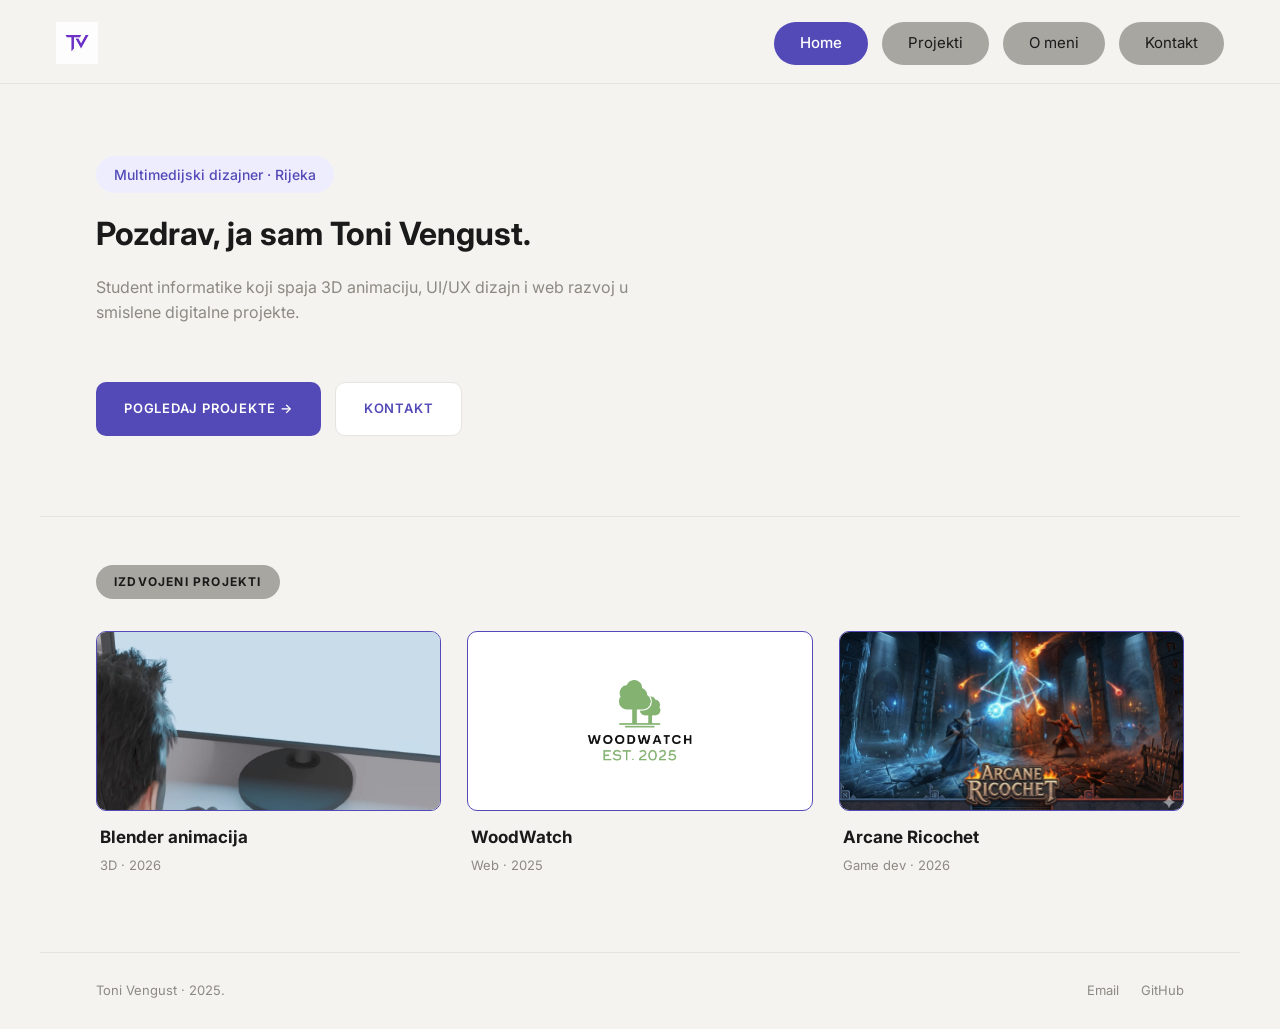
<file: index.html>
<!DOCTYPE html>
<html lang="hr">
<head>
  <meta charset="UTF-8">
  <meta name="viewport" content="width=device-width, initial-scale=1.0">
  <title>Toni Vengust — Multimedijski dizajner</title>
  <link rel="preconnect" href="https://fonts.googleapis.com">
  <link rel="preconnect" href="https://fonts.gstatic.com" crossorigin>
  <link href="https://fonts.googleapis.com/css2?family=Inter:wght@400;500;600&display=swap" rel="stylesheet">
  <link rel="stylesheet" href="style.css?v=2">
</head>
<body>

  <nav class="navbar">
    <a href="index.html" class="logo"><img src="slike/logo.png" alt="TV logo"></a>
    <div class="nav-links">
      <a href="index.html" class="active">Home</a>
      <a href="projekti.html">Projekti</a>
      <a href="o-meni.html">O meni</a>
      <a href="kontakt.html">Kontakt</a>
    </div>
  </nav>

  <header class="hero">
    <span class="tag">Multimedijski dizajner · Rijeka</span>
    <h1>Pozdrav, ja sam Toni Vengust.</h1>
    <p class="hero-sub">Student informatike koji spaja 3D animaciju, UI/UX dizajn i web razvoj u smislene digitalne projekte.</p>
    <div class="hero-buttons">
      <a href="projekti.html" class="btn btn-primary">Pogledaj projekte →</a>
      <a href="kontakt.html" class="btn btn-ghost">Kontakt</a>
    </div>
  </header>

  <section class="featured">
    <h2 class="section-label">Izdvojeni projekti</h2>
    <div class="cards-grid">

      <a href="projekti.html" class="card">
        <div class="card-img">
          <img src="slike/blender.jpg" alt="Blender 3D animacija">
        </div>
        <div class="card-body">
          <h3>Blender animacija</h3>
          <span class="card-tag">3D · 2026</span>
        </div>
      </a>

      <a href="projekti.html" class="card">
        <div class="card-img logo-fit">
          <img src="slike/woodwatch.png" alt="WoodWatch">
        </div>
        <div class="card-body">
          <h3>WoodWatch</h3>
          <span class="card-tag">Web · 2025</span>
        </div>
      </a>

      <a href="projekti.html" class="card">
        <div class="card-img">
          <img src="slike/arcane.png" alt="Arcane Ricochet igra">
        </div>
        <div class="card-body">
          <h3>Arcane Ricochet</h3>
          <span class="card-tag">Game dev · 2026</span>
        </div>
      </a>

    </div>
  </section>

  <footer class="footer">
    <span>Toni Vengust · 2025.</span>
    <div class="footer-links">
      <a href="kontakt.html">Email</a>
      <a href="https://github.com/TVengust" target="_blank">GitHub</a>
    </div>
  </footer>

</body>
</html>
</file>
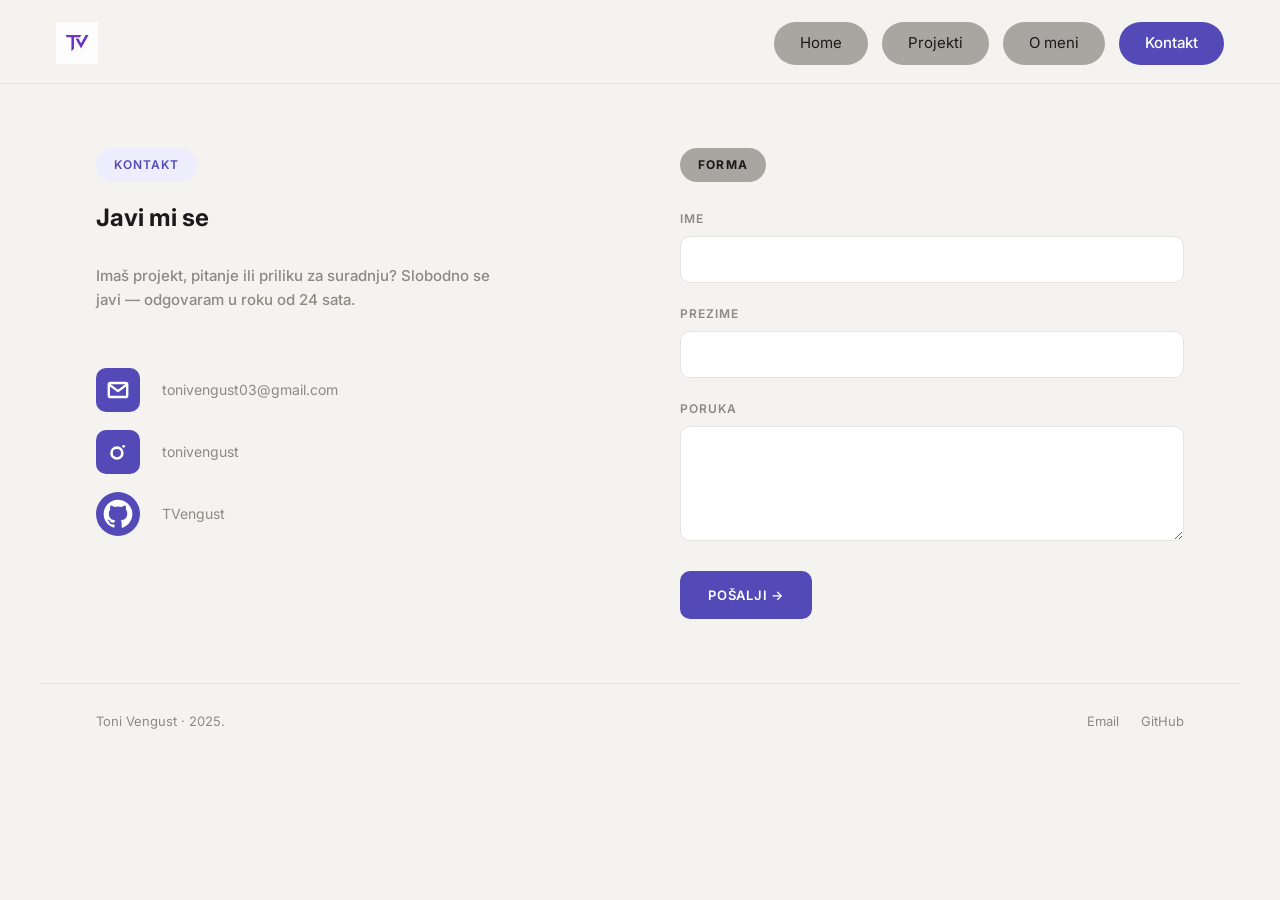
<file: kontakt.html>
<!DOCTYPE html>
<html lang="hr">
<head>
  <meta charset="UTF-8">
  <meta name="viewport" content="width=device-width, initial-scale=1.0">
  <title>Kontakt — Toni Vengust</title>
  <link rel="preconnect" href="https://fonts.googleapis.com">
  <link rel="preconnect" href="https://fonts.gstatic.com" crossorigin>
  <link href="https://fonts.googleapis.com/css2?family=Inter:wght@400;500;600&display=swap" rel="stylesheet">
  <link rel="stylesheet" href="style.css?v=2">
</head>
<body>

  <!-- NAVIGACIJA -->
  <nav class="navbar">
    <a href="index.html" class="logo"><img src="slike/logo.png" alt="TV logo"></a>
    <div class="nav-links">
      <a href="index.html">Home</a>
      <a href="projekti.html">Projekti</a>
      <a href="o-meni.html">O meni</a>
      <a href="kontakt.html" class="active">Kontakt</a>
    </div>
  </nav>

  <!-- KONTAKT -->
  <section class="contact">

    <!-- Lijevi dio: info -->
    <div class="contact-info">
      <span class="tag uppercase">Kontakt</span>
      <h1>Javi mi se</h1>
      <p>Imaš projekt, pitanje ili priliku za suradnju? Slobodno se javi — odgovaram u roku od 24 sata.</p>

      <ul class="contact-list">
        <li>
          <span class="contact-icon" aria-hidden="true">
            <svg viewBox="0 0 24 24" fill="none" stroke="currentColor" stroke-width="2.2" stroke-linecap="round" stroke-linejoin="round">
              <rect x="3.5" y="5.5" width="17" height="13" rx="1.5"/>
              <polyline points="4,7 12,13 20,7"/>
            </svg>
          </span>
          <a href="mailto:tonivengust03@gmail.com">tonivengust03@gmail.com</a>
        </li>
        <li>
          <span class="contact-icon" aria-hidden="true">
            <svg viewBox="0 0 24 24" fill="none" stroke="currentColor" stroke-width="2.4" stroke-linecap="round">
              <circle cx="11" cy="13" r="5"/>
              <circle cx="17.2" cy="6.8" r="1.3" fill="currentColor" stroke="none"/>
            </svg>
          </span>
          <a href="https://instagram.com/tonivengust" target="_blank">tonivengust</a>
        </li>
        <li>
          <span class="contact-icon circle" aria-hidden="true">
            <svg viewBox="0 0 24 24" fill="currentColor">
              <path d="M12 .5C5.65.5.5 5.65.5 12c0 5.07 3.29 9.37 7.86 10.89.57.1.78-.25.78-.55v-2.07c-3.2.7-3.87-1.36-3.87-1.36-.52-1.32-1.27-1.67-1.27-1.67-1.04-.71.08-.7.08-.7 1.15.08 1.76 1.18 1.76 1.18 1.02 1.75 2.68 1.24 3.34.95.1-.74.4-1.24.72-1.53-2.55-.29-5.24-1.28-5.24-5.69 0-1.26.45-2.29 1.18-3.1-.12-.29-.51-1.46.11-3.05 0 0 .97-.31 3.18 1.18a11.04 11.04 0 0 1 5.8 0c2.21-1.49 3.18-1.18 3.18-1.18.62 1.59.23 2.76.11 3.05.73.81 1.18 1.84 1.18 3.1 0 4.42-2.69 5.39-5.25 5.68.41.35.78 1.05.78 2.12v3.14c0 .3.2.66.79.55C20.21 21.37 23.5 17.07 23.5 12c0-6.35-5.15-11.5-11.5-11.5z"/>
            </svg>
          </span>
          <a href="https://github.com/TVengust" target="_blank">TVengust</a>
        </li>
      </ul>
    </div>

    <!-- Desni dio: forma -->
    <div class="contact-form">
      <h2 class="section-label">Forma</h2>
      <form action="https://formspree.io/f/TVOJ_ID" method="POST">
        <label for="ime">Ime</label>
        <input type="text" id="ime" name="ime" required>

        <label for="prezime">Prezime</label>
        <input type="text" id="prezime" name="prezime" required>

        <label for="poruka">Poruka</label>
        <textarea id="poruka" name="poruka" rows="5" required></textarea>

        <button type="submit" class="btn btn-primary">Pošalji →</button>
      </form>
    </div>

  </section>

  <!-- FOOTER -->
  <footer class="footer">
    <span>Toni Vengust · 2025.</span>
    <div class="footer-links">
      <a href="mailto:tonivengust03@gmail.com">Email</a>
      <a href="https://github.com/TVengust" target="_blank">GitHub</a>
    </div>
  </footer>

</body>
</html>
</file>
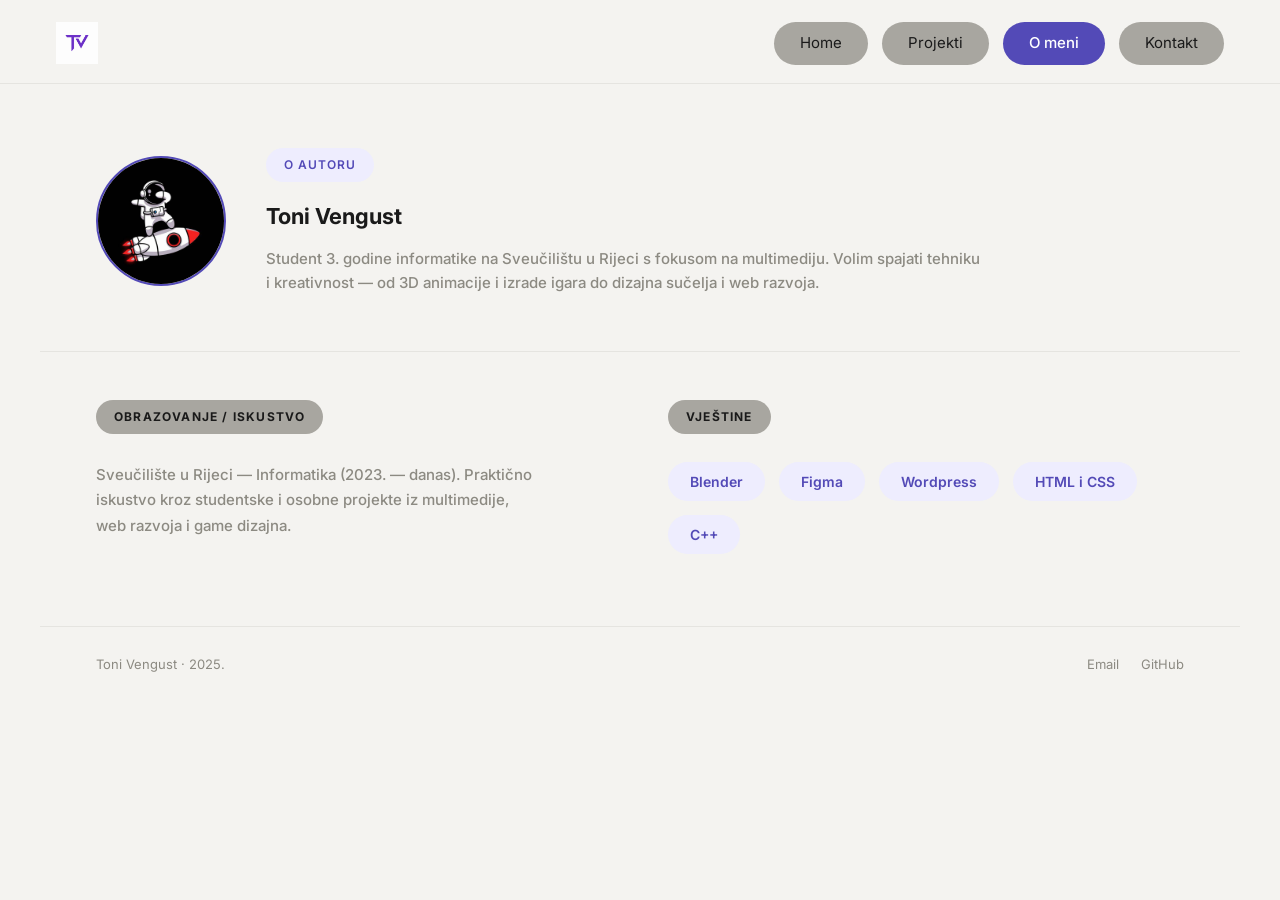
<file: o-meni.html>
<!DOCTYPE html>
<html lang="hr">
<head>
  <meta charset="UTF-8">
  <meta name="viewport" content="width=device-width, initial-scale=1.0">
  <title>O meni — Toni Vengust</title>
  <link rel="preconnect" href="https://fonts.googleapis.com">
  <link rel="preconnect" href="https://fonts.gstatic.com" crossorigin>
  <link href="https://fonts.googleapis.com/css2?family=Inter:wght@400;500;600&display=swap" rel="stylesheet">
  <link rel="stylesheet" href="style.css?v=2">
</head>
<body>

  <nav class="navbar">
    <a href="index.html" class="logo"><img src="slike/logo.png" alt="TV logo"></a>
    <div class="nav-links">
      <a href="index.html">Home</a>
      <a href="projekti.html">Projekti</a>
      <a href="o-meni.html" class="active">O meni</a>
      <a href="kontakt.html">Kontakt</a>
    </div>
  </nav>

  <header class="about-top">
    <div class="about-avatar">
      <img src="slike/profil.jpg" alt="Toni Vengust">
    </div>
    <div class="about-intro">
      <span class="tag uppercase">O autoru</span>
      <h1>Toni Vengust</h1>
      <p>Student 3. godine informatike na Sveučilištu u Rijeci s fokusom na multimediju. Volim spajati tehniku i kreativnost — od 3D animacije i izrade igara do dizajna sučelja i web razvoja.</p>
    </div>
  </header>

  <section class="about-details">
    <div class="about-col">
      <h2 class="section-label">Obrazovanje / iskustvo</h2>
      <p class="info-text">Sveučilište u Rijeci — Informatika (2023. — danas). Praktično iskustvo kroz studentske i osobne projekte iz multimedije, web razvoja i game dizajna.</p>
    </div>
    <div class="about-col">
      <h2 class="section-label">Vještine</h2>
      <div class="skills">
        <span class="skill">Blender</span>
        <span class="skill">Figma</span>
        <span class="skill">Wordpress</span>
        <span class="skill">HTML i CSS</span>
        <span class="skill">C++</span>
      </div>
    </div>
  </section>

  <footer class="footer">
    <span>Toni Vengust · 2025.</span>
    <div class="footer-links">
      <a href="kontakt.html">Email</a>
      <a href="https://github.com/TVengust" target="_blank">GitHub</a>
    </div>
  </footer>

</body>
</html>
</file>
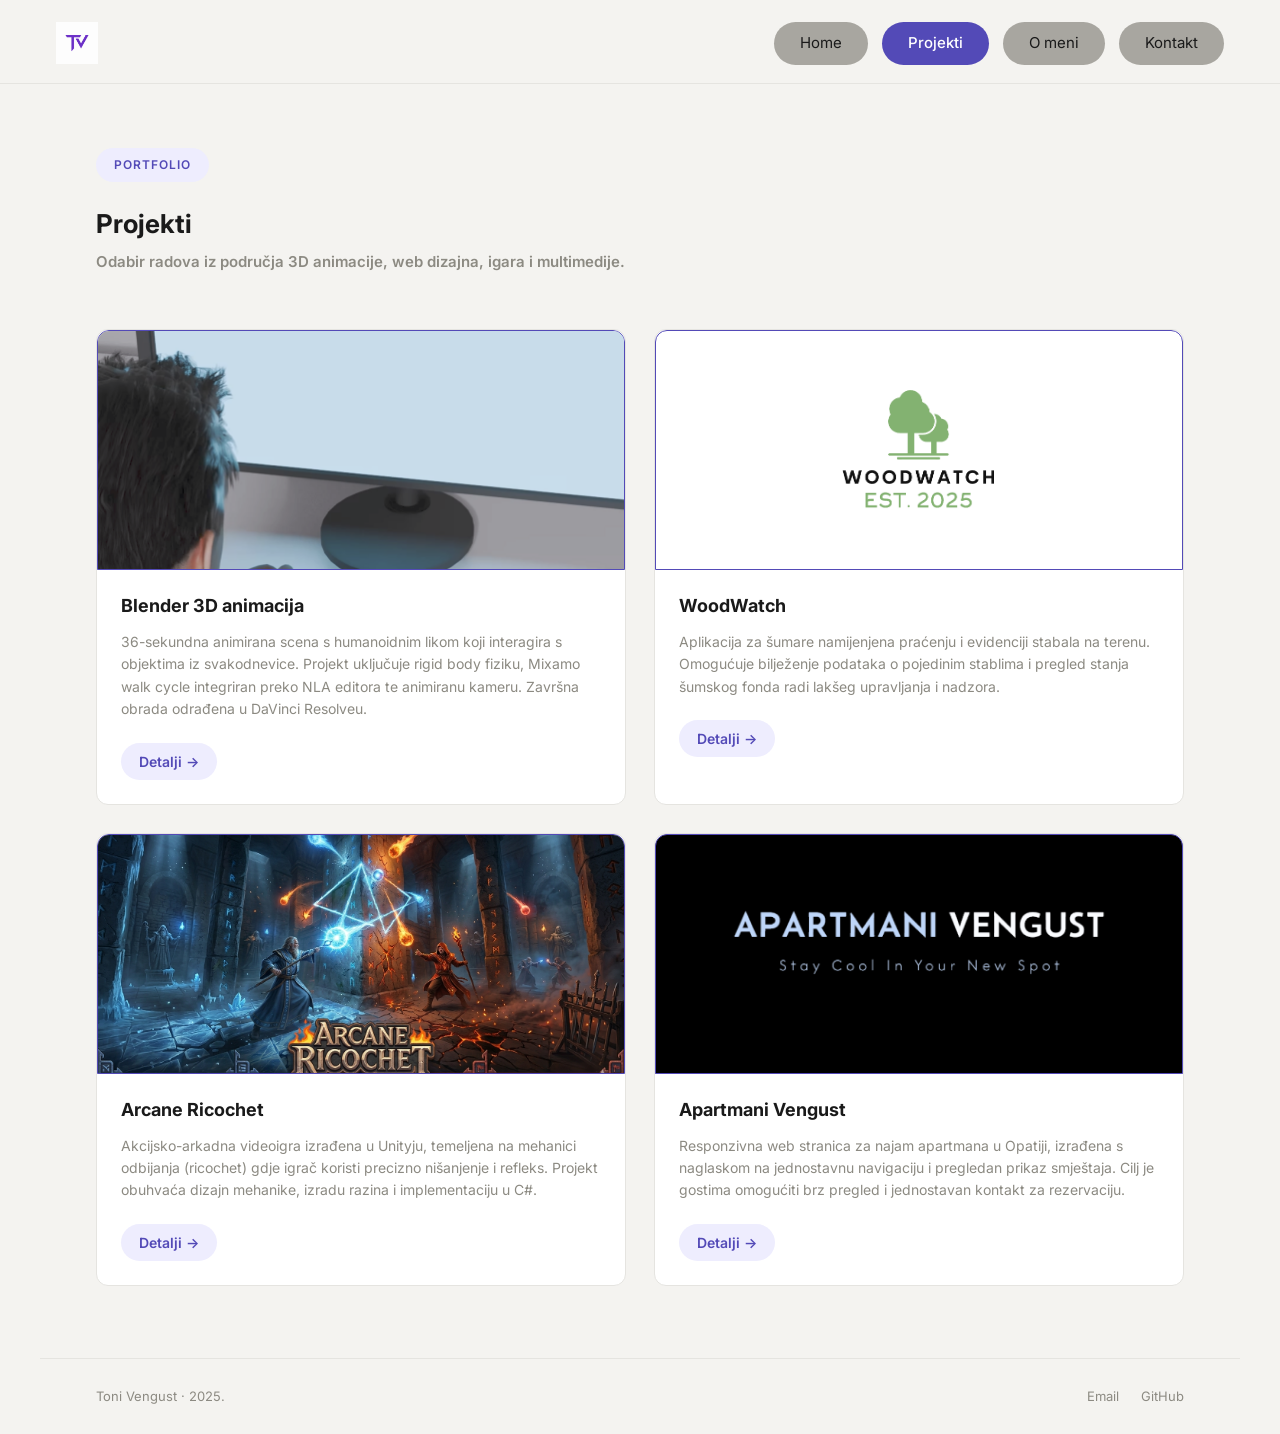
<file: projekti.html>
<!DOCTYPE html>
<html lang="hr">
<head>
  <meta charset="UTF-8">
  <meta name="viewport" content="width=device-width, initial-scale=1.0">
  <title>Projekti — Toni Vengust</title>
  <link rel="preconnect" href="https://fonts.googleapis.com">
  <link rel="preconnect" href="https://fonts.gstatic.com" crossorigin>
  <link href="https://fonts.googleapis.com/css2?family=Inter:wght@400;500;600&display=swap" rel="stylesheet">
  <link rel="stylesheet" href="style.css?v=2">
</head>
<body>

  <nav class="navbar">
    <a href="index.html" class="logo"><img src="slike/logo.png" alt="TV logo"></a>
    <div class="nav-links">
      <a href="index.html">Home</a>
      <a href="projekti.html" class="active">Projekti</a>
      <a href="o-meni.html">O meni</a>
      <a href="kontakt.html">Kontakt</a>
    </div>
  </nav>

  <header class="page-head">
    <span class="tag uppercase">Portfolio</span>
    <h1>Projekti</h1>
    <p>Odabir radova iz područja 3D animacije, web dizajna, igara i multimedije.</p>
  </header>

  <section class="projects">
    <div class="projects-grid">

      <article class="project-card">
        <div class="project-img">
          <img src="slike/blender.jpg" alt="Blender 3D animacija">
          <span class="project-chip">3D · Blender</span>
        </div>
        <div class="project-body">
          <h3>Blender 3D animacija</h3>
          <p>36-sekundna animirana scena s humanoidnim likom koji interagira s objektima iz svakodnevice. Projekt uključuje rigid body fiziku, Mixamo walk cycle integriran preko NLA editora te animiranu kameru. Završna obrada odrađena u DaVinci Resolveu.</p>
          <a href="#" class="project-link">Detalji →</a>
        </div>
      </article>

      <article class="project-card">
        <div class="project-img logo-fit">
          <img src="slike/woodwatch.png" alt="WoodWatch aplikacija">
          <span class="project-chip">Aplikacija</span>
        </div>
        <div class="project-body">
          <h3>WoodWatch</h3>
          <p>Aplikacija za šumare namijenjena praćenju i evidenciji stabala na terenu. Omogućuje bilježenje podataka o pojedinim stablima i pregled stanja šumskog fonda radi lakšeg upravljanja i nadzora.</p>
          <a href="#" class="project-link">Detalji →</a>
        </div>
      </article>

      <article class="project-card">
        <div class="project-img">
          <img src="slike/arcane.png" alt="Arcane Ricochet igra">
          <span class="project-chip">Game dev · Unity</span>
        </div>
        <div class="project-body">
          <h3>Arcane Ricochet</h3>
          <p>Akcijsko-arkadna videoigra izrađena u Unityju, temeljena na mehanici odbijanja (ricochet) gdje igrač koristi precizno nišanjenje i refleks. Projekt obuhvaća dizajn mehanike, izradu razina i implementaciju u C#.</p>
          <a href="#" class="project-link">Detalji →</a>
        </div>
      </article>

      <article class="project-card">
        <div class="project-img logo-fit dark-bg">
          <img src="slike/apartmani.png" alt="Apartmani Vengust web">
          <span class="project-chip">Web</span>
        </div>
        <div class="project-body">
          <h3>Apartmani Vengust</h3>
          <p>Responzivna web stranica za najam apartmana u Opatiji, izrađena s naglaskom na jednostavnu navigaciju i pregledan prikaz smještaja. Cilj je gostima omogućiti brz pregled i jednostavan kontakt za rezervaciju.</p>
          <a href="#" class="project-link">Detalji →</a>
        </div>
      </article>

    </div>
  </section>

  <footer class="footer">
    <span>Toni Vengust · 2025.</span>
    <div class="footer-links">
      <a href="kontakt.html">Email</a>
      <a href="https://github.com/TVengust" target="_blank">GitHub</a>
    </div>
  </footer>

</body>
</html>
</file>
<file: style.css>
/* ===== VARIJABLE (paleta iz Figme) ===== */
:root {
  --akcent: #534AB7;
  --akcent-tamni: #3C3489;
  --akcent-svijetli: #EEEDFE;
  --hover: #CECBF6;
  --tekst: #1A1A1A;
  --muted: #8C8A82;
  --border: #E5E4E0;
  --surface: #F4F3F0;
  --pill-gray: #A8A6A0;
  --bijela: #FFFFFF;
}

/* ===== RESET ===== */
* {
  margin: 0;
  padding: 0;
  box-sizing: border-box;
}

body {
  font-family: 'Inter', sans-serif;
  color: var(--tekst);
  background: var(--surface);
  line-height: 1.5;
}

a {
  text-decoration: none;
  color: inherit;
}

/* ===== NAVIGACIJA ===== */
.navbar {
  display: flex;
  align-items: center;
  justify-content: space-between;
  padding: 22px 56px 18px;
  border-bottom: 1px solid var(--border);
  position: sticky;
  top: 0;
  background: var(--surface);
  z-index: 100;
}

.logo {
  display: flex;
  align-items: center;
}

.logo img {
  height: 42px;
  width: auto;
  display: block;
}

.nav-links {
  display: flex;
  gap: 14px;
}

.nav-links a {
  font-size: 15px;
  color: var(--tekst);
  background: var(--pill-gray);
  padding: 10px 26px;
  border-radius: 999px;
  transition: background 0.2s, color 0.2s;
}

.nav-links a:hover {
  background: #97958f;
}

.nav-links a.active {
  background: var(--akcent);
  color: var(--bijela);
  font-weight: 500;
}

/* ===== HERO ===== */
.hero {
  max-width: 1200px;
  margin: 0 auto;
  padding: 72px 56px 80px;
}

.tag {
  display: inline-block;
  font-size: 14px;
  font-weight: 500;
  color: var(--akcent);
  background: var(--akcent-svijetli);
  padding: 8px 18px;
  border-radius: 999px;
}

.tag.uppercase {
  text-transform: uppercase;
  letter-spacing: 0.08em;
  font-size: 12px;
  font-weight: 600;
}

.hero h1 {
  font-size: 32px;
  font-weight: 700;
  line-height: 1.2;
  margin: 22px 0 22px;
}

.hero-sub {
  font-size: 16px;
  color: var(--muted);
  max-width: 560px;
  line-height: 1.6;
}

.hero-buttons {
  margin-top: 56px;
  display: flex;
  gap: 14px;
}

/* ===== GUMBI ===== */
.btn {
  display: inline-flex;
  align-items: center;
  gap: 10px;
  font-size: 13px;
  font-weight: 600;
  letter-spacing: 0.06em;
  text-transform: uppercase;
  padding: 16px 28px;
  border-radius: 10px;
  transition: all 0.2s;
}

.btn-primary {
  background: var(--akcent);
  color: var(--bijela);
}

.btn-primary:hover {
  background: var(--akcent-tamni);
}

.btn-ghost {
  background: var(--bijela);
  border: 1px solid var(--border);
  color: var(--akcent);
}

.btn-ghost:hover {
  background: var(--akcent-svijetli);
}

/* ===== IZDVOJENI PROJEKTI ===== */
.featured {
  max-width: 1200px;
  margin: 0 auto;
  padding: 48px 56px 72px;
  border-top: 1px solid var(--border);
}

.section-label {
  display: inline-block;
  font-size: 12px;
  font-weight: 700;
  letter-spacing: 0.1em;
  text-transform: uppercase;
  color: var(--tekst);
  background: var(--pill-gray);
  padding: 8px 18px;
  border-radius: 999px;
  margin-bottom: 32px;
}

.cards-grid {
  display: grid;
  grid-template-columns: repeat(3, 1fr);
  gap: 26px;
}

.card {
  border-radius: 10px;
  background: transparent;
  transition: transform 0.2s;
}

.card:hover {
  transform: translateY(-3px);
}

.card-img {
  height: 180px;
  background: var(--bijela);
  border: 1px solid var(--akcent);
  border-radius: 10px;
  overflow: hidden;
}

.card-img img {
  width: 100%;
  height: 100%;
  object-fit: cover;
  display: block;
}

.card-body {
  padding: 14px 4px 4px;
}

.card-body h3 {
  font-size: 17px;
  font-weight: 700;
  color: var(--tekst);
}

.card-tag {
  font-size: 13px;
  color: var(--muted);
  margin-top: 6px;
  display: inline-block;
}

/* ===== FOOTER ===== */
.footer {
  max-width: 1200px;
  margin: 0 auto;
  padding: 28px 56px;
  border-top: 1px solid var(--border);
  display: flex;
  justify-content: space-between;
  align-items: center;
  font-size: 13px;
  color: var(--muted);
}

.footer-links a {
  margin-left: 18px;
  transition: color 0.2s;
}

.footer-links a:hover {
  color: var(--akcent);
}

/* ===== RESPONZIVNOST (mobitel) ===== */
@media (max-width: 768px) {
  .navbar {
    padding: 16px 24px;
  }
  .nav-links a {
    margin-left: 16px;
    font-size: 13px;
  }
  .hero {
    padding: 48px 24px 40px;
  }
  .hero h1 {
    font-size: 32px;
  }
  .featured {
    padding: 28px 24px 48px;
  }
  .cards-grid {
    grid-template-columns: 1fr;
  }
  .footer {
    padding: 24px;
    flex-direction: column;
    gap: 12px;
  }
}

/* ===== ZAGLAVLJE STRANICE (Projekti, Kontakt) ===== */
.page-head {
  max-width: 1200px;
  margin: 0 auto;
  padding: 64px 56px 32px;
}

.page-head h1 {
  font-size: 26px;
  font-weight: 700;
  margin: 22px 0 8px;
}

.page-head p {
  font-size: 15px;
  font-weight: 600;
  color: var(--muted);
}

/* ===== PROJEKTI (grid 2x2) ===== */
.projects {
  max-width: 1200px;
  margin: 0 auto;
  padding: 24px 56px 72px;
}

.projects-grid {
  display: grid;
  grid-template-columns: repeat(2, 1fr);
  gap: 28px;
}

.project-card {
  background: var(--bijela);
  border: 1px solid var(--border);
  border-radius: 12px;
  overflow: hidden;
  transition: transform 0.2s, box-shadow 0.2s;
}

.project-card:hover {
  transform: translateY(-3px);
  box-shadow: 0 10px 28px rgba(83, 74, 183, 0.12);
}

.project-img {
  position: relative;
  height: 240px;
  background: var(--bijela);
  border: 1px solid var(--akcent);
  border-radius: 12px 12px 0 0;
  overflow: hidden;
}

.project-img img {
  width: 100%;
  height: 100%;
  object-fit: cover;
  display: block;
}

.project-chip {
  display: none;
}

.project-body {
  padding: 22px 24px 24px;
}

.project-body h3 {
  font-size: 18px;
  font-weight: 700;
  margin-bottom: 12px;
}

.project-body p {
  font-size: 14px;
  color: var(--muted);
  line-height: 1.6;
  margin-bottom: 22px;
}

.project-link {
  display: inline-flex;
  align-items: center;
  gap: 6px;
  font-size: 14px;
  font-weight: 600;
  color: var(--akcent);
  background: var(--akcent-svijetli);
  padding: 8px 18px;
  border-radius: 999px;
}

.project-link:hover {
  background: var(--hover);
  color: var(--akcent-tamni);
}

/* ===== O MENI ===== */
.about-top {
  max-width: 1200px;
  margin: 0 auto;
  padding: 64px 56px 56px;
  display: flex;
  gap: 40px;
  align-items: center;
}

.about-avatar {
  width: 130px;
  height: 130px;
  border-radius: 50%;
  background: #000;
  border: 2px solid var(--akcent);
  flex-shrink: 0;
  overflow: hidden;
}

.about-avatar img {
  width: 100%;
  height: 100%;
  object-fit: cover;
  display: block;
}

.about-intro h1 {
  font-size: 22px;
  font-weight: 700;
  margin: 18px 0 14px;
}

.about-intro p {
  font-size: 15px;
  color: var(--muted);
  font-weight: 500;
  line-height: 1.6;
  max-width: 720px;
}

.about-details {
  max-width: 1200px;
  margin: 0 auto;
  padding: 48px 56px 72px;
  display: grid;
  grid-template-columns: 1fr 1fr;
  gap: 56px;
  border-top: 1px solid var(--border);
}

.about-col .section-label {
  margin-bottom: 28px;
}

.info-text {
  font-size: 15px;
  color: var(--muted);
  font-weight: 500;
  line-height: 1.7;
  max-width: 440px;
}

.info-list {
  list-style: none;
}

.info-list li {
  display: flex;
  justify-content: space-between;
  font-size: 14px;
  padding: 10px 0;
  border-bottom: 1px solid var(--border);
}

.info-meta {
  color: var(--muted);
  font-size: 13px;
}

.skills {
  display: flex;
  flex-wrap: wrap;
  gap: 14px;
}

.skill {
  font-size: 14px;
  font-weight: 600;
  padding: 9px 22px;
  border-radius: 999px;
  background: var(--akcent-svijetli);
  color: var(--akcent);
}

/* ===== KONTAKT ===== */
.contact {
  max-width: 1200px;
  margin: 0 auto;
  padding: 64px 56px;
  display: grid;
  grid-template-columns: 1fr 1fr;
  gap: 80px;
}

.contact-info h1 {
  font-size: 24px;
  font-weight: 700;
  margin: 18px 0 28px;
}

.contact-info > p {
  font-size: 15px;
  color: var(--muted);
  font-weight: 500;
  line-height: 1.6;
  margin-bottom: 56px;
  max-width: 420px;
}

.contact-list {
  list-style: none;
  display: flex;
  flex-direction: column;
  gap: 18px;
}

.contact-list li {
  display: flex;
  align-items: center;
  gap: 22px;
  font-size: 14px;
  color: var(--muted);
}

.contact-icon {
  width: 44px;
  height: 44px;
  background: var(--akcent);
  color: var(--bijela);
  border-radius: 10px;
  display: inline-flex;
  align-items: center;
  justify-content: center;
  flex-shrink: 0;
}

.contact-icon.circle {
  border-radius: 50%;
}

.contact-icon svg {
  width: 26px;
  height: 26px;
  display: block;
}

.contact-icon.circle svg {
  width: 30px;
  height: 30px;
}

.contact-form .section-label {
  background: var(--pill-gray);
  margin-bottom: 28px;
}

.contact-form form {
  display: flex;
  flex-direction: column;
}

.contact-form label {
  font-size: 12px;
  font-weight: 600;
  letter-spacing: 0.08em;
  text-transform: uppercase;
  color: var(--muted);
  margin-bottom: 8px;
}

.contact-form input,
.contact-form textarea {
  font-family: 'Inter', sans-serif;
  font-size: 14px;
  padding: 14px 16px;
  border: 1px solid var(--border);
  border-radius: 10px;
  background: var(--bijela);
  margin-bottom: 22px;
  color: var(--tekst);
  transition: border 0.2s;
}

.contact-form input:focus,
.contact-form textarea:focus {
  outline: none;
  border-color: var(--akcent);
}

.contact-form button {
  align-self: flex-start;
  border: none;
  cursor: pointer;
  font-family: 'Inter', sans-serif;
  margin-top: 8px;
}

/* ===== RESPONZIVNOST za nove stranice ===== */
@media (max-width: 768px) {
  .page-head { padding: 40px 24px 16px; }
  .page-head h1 { font-size: 28px; }
  .projects { padding: 12px 24px 48px; }
  .projects-grid { grid-template-columns: 1fr; }
  .about-top {
    padding: 40px 24px 28px;
    flex-direction: column;
    text-align: center;
    gap: 20px;
  }
  .about-intro p { margin: 0 auto; }
  .about-details {
    padding: 16px 24px 48px;
    grid-template-columns: 1fr;
    gap: 28px;
  }
  .contact {
    padding: 40px 24px;
    grid-template-columns: 1fr;
    gap: 36px;
  }
}

/* ===== SLIKE RAZLIČITIH FORMATA ===== */
/* Logo-tip slike (WoodWatch) - ne rezati, bijela pozadina */
.card-img.logo-fit,
.project-img.logo-fit {
  background: var(--bijela);
}

.card-img.logo-fit img,
.project-img.logo-fit img {
  object-fit: contain;
  padding: 24px;
}

/* Banner na crnoj pozadini (Apartmani) - ne rezati */
.project-img.dark-bg,
.card-img.dark-bg {
  background: #000;
}
.project-img.dark-bg img,
.card-img.dark-bg img {
  object-fit: contain;
  padding: 0;
}
</file>
